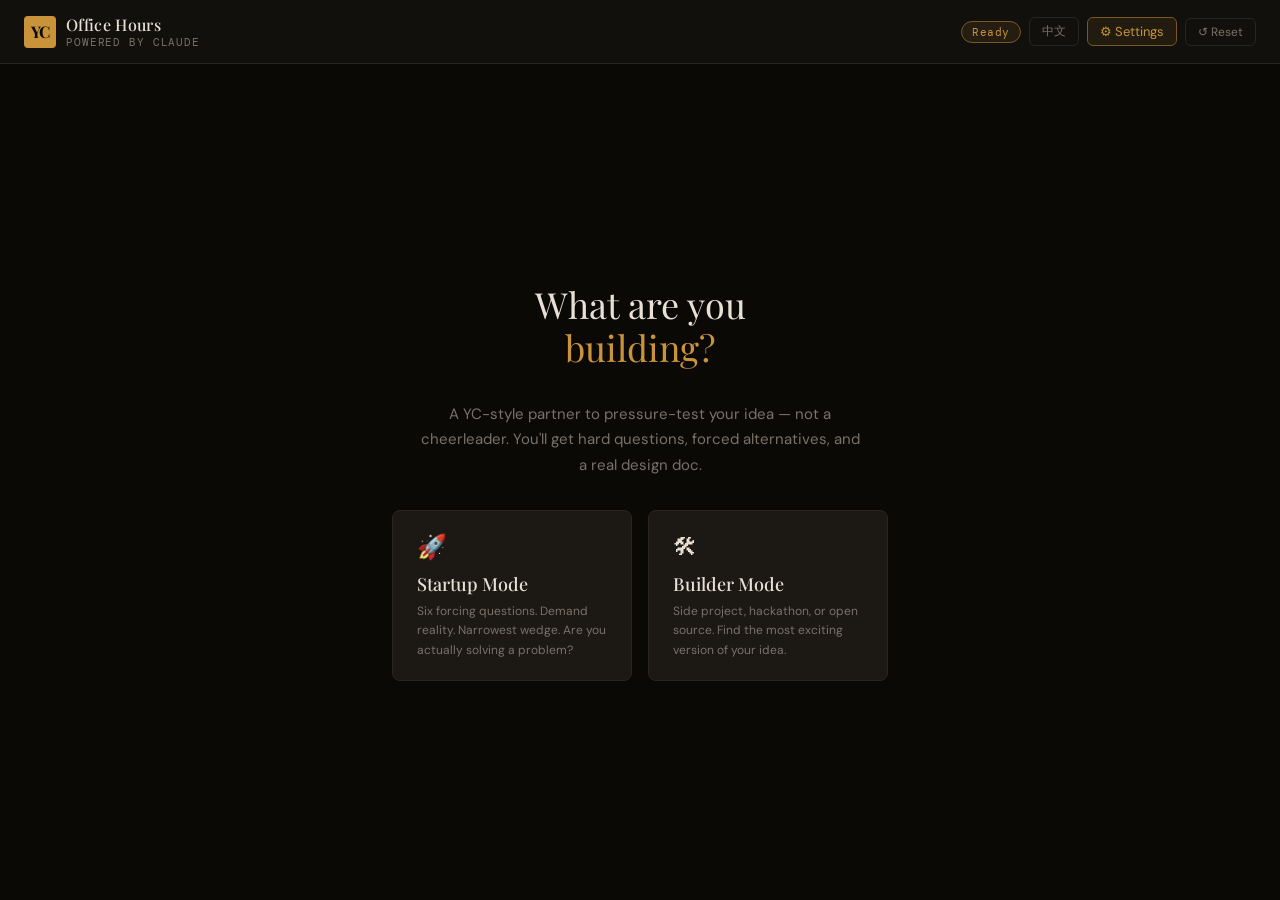
<file: office-hours.html>
<!DOCTYPE html>
<html lang="en">
<head>
<meta charset="UTF-8">
<meta name="viewport" content="width=device-width, initial-scale=1.0">
<title>YC Office Hours</title>
<link rel="preconnect" href="https://fonts.googleapis.com">
<link href="https://fonts.googleapis.com/css2?family=Playfair+Display:wght@400;500;700&family=DM+Mono:wght@300;400;500&family=DM+Sans:wght@300;400;500&display=swap" rel="stylesheet">
<style>
  :root {
    --bg: #0a0906;
    --surface: #12100d;
    --surface2: #1c1915;
    --border: #2a2520;
    --gold: #c9933a;
    --gold-dim: #7a5820;
    --gold-light: #e8b86d;
    --text: #e8e0d4;
    --text-dim: #7a7168;
    --text-mid: #b0a898;
    --red: #c94a3a;
    --green: #4a9a6a;
    --radius: 6px;
  }

  * { box-sizing: border-box; margin: 0; padding: 0; }

  body {
    background: var(--bg);
    color: var(--text);
    font-family: 'DM Sans', sans-serif;
    font-size: 15px;
    height: 100vh;
    display: flex;
    flex-direction: column;
    overflow: hidden;
  }

  /* ── Header ── */
  header {
    display: flex;
    align-items: center;
    justify-content: space-between;
    padding: 14px 24px;
    border-bottom: 1px solid var(--border);
    background: var(--surface);
    flex-shrink: 0;
  }

  .logo {
    display: flex;
    align-items: center;
    gap: 10px;
  }

  .logo-mark {
    width: 32px; height: 32px;
    background: var(--gold);
    border-radius: 4px;
    display: flex; align-items: center; justify-content: center;
    font-family: 'Playfair Display', serif;
    font-size: 16px;
    font-weight: 700;
    color: var(--bg);
    letter-spacing: -1px;
  }

  .logo-text {
    font-family: 'Playfair Display', serif;
    font-size: 16px;
    font-weight: 500;
    color: var(--text);
    letter-spacing: 0.02em;
  }

  .logo-sub {
    font-size: 11px;
    color: var(--text-dim);
    font-family: 'DM Mono', monospace;
    letter-spacing: 0.08em;
    text-transform: uppercase;
  }

  .header-right {
    display: flex;
    align-items: center;
    gap: 8px;
  }

  .phase-badge {
    font-family: 'DM Mono', monospace;
    font-size: 11px;
    color: var(--gold);
    background: rgba(201,147,58,0.1);
    border: 1px solid var(--gold-dim);
    padding: 3px 10px;
    border-radius: 20px;
    letter-spacing: 0.05em;
  }

  .btn-reset {
    background: none;
    border: 1px solid var(--border);
    color: var(--text-dim);
    padding: 5px 12px;
    border-radius: var(--radius);
    font-size: 12px;
    cursor: pointer;
    font-family: 'DM Sans', sans-serif;
    transition: all 0.15s;
  }
  .btn-reset:hover { border-color: var(--gold-dim); color: var(--gold); }

  .btn-api-key {
    background: rgba(201,147,58,0.08);
    border: 1px solid var(--gold-dim);
    color: var(--gold);
    padding: 5px 12px;
    border-radius: var(--radius);
    font-size: 11px;
    cursor: pointer;
    font-family: 'DM Mono', monospace;
    transition: all 0.15s;
  }
  .btn-api-key:hover { background: rgba(201,147,58,0.15); }

  /* ── Main Layout ── */
  main {
    flex: 1;
    display: flex;
    overflow: hidden;
  }

  /* ── Chat Column ── */
  .chat-col {
    flex: 1;
    display: flex;
    flex-direction: column;
    overflow: hidden;
    min-width: 0;
  }

  .messages {
    flex: 1;
    overflow-y: auto;
    padding: 24px;
    display: flex;
    flex-direction: column;
    gap: 20px;
    scroll-behavior: smooth;
  }

  .messages::-webkit-scrollbar { width: 4px; }
  .messages::-webkit-scrollbar-track { background: transparent; }
  .messages::-webkit-scrollbar-thumb { background: var(--border); border-radius: 2px; }

  /* ── Message Bubbles ── */
  .msg {
    display: flex;
    gap: 12px;
    animation: fadeUp 0.3s ease forwards;
    max-width: 680px;
  }

  @keyframes fadeUp {
    from { opacity: 0; transform: translateY(8px); }
    to   { opacity: 1; transform: translateY(0); }
  }

  .msg.user { align-self: flex-end; flex-direction: row-reverse; }

  .avatar {
    width: 32px; height: 32px;
    border-radius: 50%;
    display: flex; align-items: center; justify-content: center;
    flex-shrink: 0;
    font-size: 13px;
    font-weight: 600;
    font-family: 'DM Mono', monospace;
    margin-top: 2px;
  }

  .avatar.yc {
    background: var(--gold);
    color: var(--bg);
  }

  .avatar.human {
    background: var(--surface2);
    border: 1px solid var(--border);
    color: var(--text-mid);
  }

  .bubble {
    padding: 12px 16px;
    border-radius: var(--radius);
    line-height: 1.65;
    font-size: 14px;
  }

  .msg.assistant .bubble {
    background: var(--surface2);
    border: 1px solid var(--border);
    color: var(--text);
    border-top-left-radius: 2px;
  }

  .msg.user .bubble {
    background: rgba(201,147,58,0.12);
    border: 1px solid rgba(201,147,58,0.25);
    color: var(--text);
    border-top-right-radius: 2px;
  }

  .bubble strong { color: var(--gold-light); font-weight: 500; }
  .bubble em { color: var(--text-mid); font-style: italic; }

  .bubble p { margin-bottom: 8px; }
  .bubble p:last-child { margin-bottom: 0; }
  .bubble ul { padding-left: 18px; margin-bottom: 8px; }
  .bubble li { margin-bottom: 4px; }
  .bubble blockquote {
    border-left: 2px solid var(--gold-dim);
    padding-left: 12px;
    color: var(--text-mid);
    font-style: italic;
    margin: 8px 0;
  }
  .bubble hr {
    border: none;
    border-top: 1px solid var(--border);
    margin: 10px 0;
  }

  /* Design doc styles */
  .bubble .design-doc {
    background: var(--bg);
    border: 1px solid var(--gold-dim);
    border-radius: 4px;
    padding: 16px;
    margin-top: 12px;
    font-family: 'DM Mono', monospace;
    font-size: 12px;
    color: var(--text-mid);
    white-space: pre-wrap;
    max-height: 300px;
    overflow-y: auto;
  }

  .copy-btn {
    margin-top: 8px;
    background: rgba(201,147,58,0.1);
    border: 1px solid var(--gold-dim);
    color: var(--gold);
    font-size: 12px;
    padding: 5px 12px;
    border-radius: 4px;
    cursor: pointer;
    font-family: 'DM Mono', monospace;
    transition: all 0.15s;
  }
  .copy-btn:hover { background: rgba(201,147,58,0.2); }

  /* Typing indicator */
  .typing-indicator {
    display: flex;
    gap: 4px;
    align-items: center;
    padding: 12px 16px;
    background: var(--surface2);
    border: 1px solid var(--border);
    border-radius: var(--radius);
    border-top-left-radius: 2px;
    width: fit-content;
  }

  .dot {
    width: 6px; height: 6px;
    background: var(--gold-dim);
    border-radius: 50%;
    animation: pulse 1.2s ease-in-out infinite;
  }
  .dot:nth-child(2) { animation-delay: 0.2s; }
  .dot:nth-child(3) { animation-delay: 0.4s; }

  @keyframes pulse {
    0%, 80%, 100% { transform: scale(0.7); opacity: 0.4; }
    40% { transform: scale(1); opacity: 1; }
  }

  /* ── Input Bar ── */
  .input-bar {
    padding: 16px 24px;
    border-top: 1px solid var(--border);
    background: var(--surface);
    display: flex;
    gap: 10px;
    align-items: flex-end;
    flex-shrink: 0;
  }

  textarea {
    flex: 1;
    background: var(--surface2);
    border: 1px solid var(--border);
    border-radius: var(--radius);
    color: var(--text);
    font-family: 'DM Sans', sans-serif;
    font-size: 14px;
    padding: 10px 14px;
    resize: none;
    outline: none;
    line-height: 1.5;
    min-height: 44px;
    max-height: 140px;
    transition: border-color 0.15s;
  }

  textarea::placeholder { color: var(--text-dim); }
  textarea:focus { border-color: var(--gold-dim); }

  .send-btn {
    width: 44px; height: 44px;
    background: var(--gold);
    border: none;
    border-radius: var(--radius);
    color: var(--bg);
    cursor: pointer;
    display: flex;
    align-items: center;
    justify-content: center;
    flex-shrink: 0;
    transition: all 0.15s;
    font-size: 18px;
  }
  .send-btn:hover { background: var(--gold-light); }
  .send-btn:disabled { opacity: 0.4; cursor: not-allowed; }

  /* ── Sidebar ── */
  .sidebar {
    width: 260px;
    border-left: 1px solid var(--border);
    background: var(--surface);
    display: flex;
    flex-direction: column;
    overflow: hidden;
    flex-shrink: 0;
  }

  .sidebar-section {
    padding: 20px;
    border-bottom: 1px solid var(--border);
  }

  .sidebar-label {
    font-family: 'DM Mono', monospace;
    font-size: 10px;
    text-transform: uppercase;
    letter-spacing: 0.1em;
    color: var(--text-dim);
    margin-bottom: 12px;
  }

  .progress-list {
    display: flex;
    flex-direction: column;
    gap: 8px;
  }

  .progress-item {
    display: flex;
    align-items: center;
    gap: 10px;
    font-size: 12px;
    color: var(--text-dim);
    transition: color 0.2s;
  }

  .progress-item.active { color: var(--text); }
  .progress-item.done { color: var(--green); }

  .pip {
    width: 8px; height: 8px;
    border-radius: 50%;
    border: 1px solid var(--text-dim);
    flex-shrink: 0;
    transition: all 0.2s;
  }

  .progress-item.active .pip {
    background: var(--gold);
    border-color: var(--gold);
    box-shadow: 0 0 6px rgba(201,147,58,0.6);
  }

  .progress-item.done .pip {
    background: var(--green);
    border-color: var(--green);
  }

  .principles {
    display: flex;
    flex-direction: column;
    gap: 10px;
    flex: 1;
    overflow-y: auto;
    padding: 20px;
  }

  .principle {
    font-size: 12px;
    color: var(--text-dim);
    line-height: 1.55;
    padding: 10px;
    border: 1px solid transparent;
    border-radius: 4px;
    transition: all 0.2s;
  }

  .principle.highlight {
    color: var(--text-mid);
    border-color: var(--border);
    background: var(--surface2);
  }

  .principle .p-title {
    font-family: 'DM Mono', monospace;
    font-size: 10px;
    text-transform: uppercase;
    letter-spacing: 0.08em;
    color: var(--gold-dim);
    margin-bottom: 4px;
  }

  .principle.highlight .p-title { color: var(--gold); }

  /* ── Welcome Screen ── */
  .welcome {
    flex: 1;
    display: flex;
    flex-direction: column;
    align-items: center;
    justify-content: safe center;
    padding: 40px 24px;
    text-align: center;
    gap: 32px;
    overflow-y: auto;
  }

  .welcome-title {
    font-family: 'Playfair Display', serif;
    font-size: 36px;
    font-weight: 400;
    color: var(--text);
    line-height: 1.2;
  }

  .welcome-title span { color: var(--gold); }

  .welcome-sub {
    font-size: 15px;
    color: var(--text-dim);
    max-width: 440px;
    line-height: 1.7;
  }

  .mode-cards {
    display: flex;
    gap: 16px;
    flex-wrap: wrap;
    justify-content: center;
    max-width: 560px;
  }

  .mode-card {
    background: var(--surface2);
    border: 1px solid var(--border);
    border-radius: 8px;
    padding: 20px 24px;
    cursor: pointer;
    text-align: left;
    transition: all 0.2s;
    width: 240px;
  }

  .mode-card:hover {
    border-color: var(--gold-dim);
    background: rgba(201,147,58,0.04);
    transform: translateY(-2px);
  }

  .mode-card-icon {
    font-size: 24px;
    margin-bottom: 10px;
  }

  .mode-card-title {
    font-family: 'Playfair Display', serif;
    font-size: 18px;
    font-weight: 500;
    color: var(--text);
    margin-bottom: 6px;
  }

  .mode-card-desc {
    font-size: 12px;
    color: var(--text-dim);
    line-height: 1.6;
  }

  /* ── Idea Input Screen ── */
  .idea-screen {
    flex: 1;
    display: flex;
    flex-direction: column;
    align-items: center;
    justify-content: center;
    padding: 40px 24px;
    gap: 24px;
  }

  .idea-label {
    font-family: 'Playfair Display', serif;
    font-size: 24px;
    color: var(--text);
  }

  .idea-label span { color: var(--gold); }

  .idea-input {
    width: 100%;
    max-width: 540px;
    background: var(--surface2);
    border: 1px solid var(--border);
    border-radius: 8px;
    color: var(--text);
    font-family: 'DM Sans', sans-serif;
    font-size: 15px;
    padding: 16px;
    resize: none;
    outline: none;
    height: 120px;
    line-height: 1.6;
    transition: border-color 0.15s;
  }

  .idea-input::placeholder { color: var(--text-dim); }
  .idea-input:focus { border-color: var(--gold-dim); }

  .start-btn {
    background: var(--gold);
    border: none;
    border-radius: var(--radius);
    color: var(--bg);
    font-family: 'DM Sans', sans-serif;
    font-size: 14px;
    font-weight: 500;
    padding: 12px 28px;
    cursor: pointer;
    letter-spacing: 0.02em;
    transition: all 0.15s;
  }
  .start-btn:hover { background: var(--gold-light); }

  /* ── Error ── */
  .error-msg {
    color: var(--red);
    font-size: 13px;
    font-family: 'DM Mono', monospace;
    padding: 8px 12px;
    background: rgba(201,74,58,0.08);
    border: 1px solid rgba(201,74,58,0.2);
    border-radius: 4px;
    margin: 0 24px 12px;
  }

  /* ── Settings Modal ── */
  .settings-overlay {
    position: fixed;
    inset: 0;
    background: rgba(0,0,0,0.6);
    backdrop-filter: blur(4px);
    z-index: 100;
    display: none;
    align-items: flex-start;
    justify-content: center;
    padding-top: 80px;
    animation: fadeIn 0.2s ease;
  }
  .settings-overlay.open { display: flex; }

  @keyframes fadeIn {
    from { opacity: 0; }
    to   { opacity: 1; }
  }

  .settings-panel {
    background: var(--surface);
    border: 1px solid var(--border);
    border-radius: 12px;
    width: 100%;
    max-width: 440px;
    max-height: calc(100vh - 120px);
    overflow-y: auto;
    padding: 28px;
    animation: slideUp 0.25s ease;
    box-shadow: 0 20px 60px rgba(0,0,0,0.5);
  }

  @keyframes slideUp {
    from { opacity: 0; transform: translateY(16px); }
    to   { opacity: 1; transform: translateY(0); }
  }

  .settings-header {
    display: flex;
    align-items: center;
    justify-content: space-between;
    margin-bottom: 20px;
  }

  .settings-title {
    font-family: 'Playfair Display', serif;
    font-size: 18px;
    font-weight: 500;
    color: var(--text);
  }

  .settings-close {
    background: none;
    border: 1px solid var(--border);
    color: var(--text-dim);
    width: 32px; height: 32px;
    border-radius: 50%;
    font-size: 16px;
    cursor: pointer;
    display: flex;
    align-items: center;
    justify-content: center;
    transition: all 0.15s;
  }
  .settings-close:hover { border-color: var(--gold-dim); color: var(--gold); }

  .btn-settings {
    background: rgba(201,147,58,0.08);
    border: 1px solid var(--gold-dim);
    color: var(--gold);
    padding: 5px 12px;
    border-radius: var(--radius);
    font-size: 13px;
    cursor: pointer;
    font-family: 'DM Sans', sans-serif;
    transition: all 0.15s;
    display: flex;
    align-items: center;
    gap: 5px;
  }
  .btn-settings:hover { background: rgba(201,147,58,0.15); }

  /* Responsive: hide sidebar on small screens */
  @media (max-width: 640px) {
    .sidebar { display: none; }
  }
</style>
</head>
<body>

<header>
  <div class="logo">
    <div class="logo-mark">YC</div>
    <div>
      <div class="logo-text">Office Hours</div>
      <div class="logo-sub" id="poweredByLabel">Powered by Claude</div>
    </div>
  </div>
  <div class="header-right">
    <div class="phase-badge" id="phaseBadge">Ready</div>
    <button class="btn-reset" onclick="switchLang()" id="langBtn" style="font-size: 12px;">中文</button>
    <button class="btn-settings" onclick="toggleSettings()" id="apiKeyBtn">⚙ Settings</button>
    <button class="btn-reset" onclick="resetSession()">↺ Reset</button>
  </div>
</header>

<main>
  <div class="chat-col">
    <!-- WELCOME SCREEN -->
    <div class="welcome" id="welcomeScreen">
      <div>
        <div class="welcome-title" data-i18n="welcomeTitle">What are you<br><span>building?</span></div>
      </div>
      <div class="welcome-sub" data-i18n="welcomeSub">
        A YC-style partner to pressure-test your idea — not a cheerleader.
        You'll get hard questions, forced alternatives, and a real design doc.
      </div>
      <div class="mode-cards">
        <div class="mode-card" onclick="selectMode('startup')">
          <div class="mode-card-icon">🚀</div>
          <div class="mode-card-title" data-i18n="startupTitle">Startup Mode</div>
          <div class="mode-card-desc" data-i18n="startupDesc">Six forcing questions. Demand reality. Narrowest wedge. Are you actually solving a problem?</div>
        </div>
        <div class="mode-card" onclick="selectMode('builder')">
          <div class="mode-card-icon">🛠</div>
          <div class="mode-card-title" data-i18n="builderTitle">Builder Mode</div>
          <div class="mode-card-desc" data-i18n="builderDesc">Side project, hackathon, or open source. Find the most exciting version of your idea.</div>
        </div>
      </div>
    </div>

    <!-- IDEA SCREEN -->
    <div class="idea-screen" id="ideaScreen" style="display:none;">
      <div class="idea-label" data-i18n="ideaLabel">Tell me about your <span id="modeLabel">idea</span>.</div>
      <textarea class="idea-input" id="ideaInput" data-i18n-placeholder="ideaPlaceholder" placeholder="Describe what you're building — even a rough sentence is fine. Don't polish it."></textarea>
      <button class="start-btn" onclick="startSession()" data-i18n="startBtn">Start Office Hours →</button>
    </div>

    <!-- CHAT SCREEN -->
    <div class="messages" id="messages" style="display:none;"></div>
    <div class="error-msg" id="errorMsg" style="display:none;"></div>
    <div class="input-bar" id="inputBar" style="display:none;">
      <textarea id="chatInput" placeholder="Your answer…" rows="1" onkeydown="handleKey(event)" oninput="autoResize(this)"></textarea>
      <button class="send-btn" id="sendBtn" onclick="sendMessage()">↑</button>
    </div>
  </div>

  <!-- SIDEBAR -->
  <div class="sidebar" id="sidebar" style="display:none;">
    <div class="sidebar-section">
      <div class="sidebar-label" data-i18n="sessionProgress">Session Progress</div>
      <div class="progress-list" id="progressList"></div>
    </div>
    <div class="principles" id="principlesList"></div>
  </div>
</main>

<!-- SETTINGS MODAL -->
<div class="settings-overlay" id="settingsOverlay" onclick="if(event.target===this)closeSettings()">
  <div class="settings-panel">
    <div class="settings-header">
      <div class="settings-title" data-i18n="settingsTitle">⚙ Settings</div>
      <button class="settings-close" onclick="closeSettings()">×</button>
    </div>

    <!-- Provider Selection -->
    <div style="margin-bottom: 10px;">
      <label style="font-size: 11px; color: var(--text-dim); display: block; margin-bottom: 4px;" data-i18n="providerLabel">Provider</label>
      <select
        id="apiProvider"
        onchange="saveApiConfig(); updateApiProviderUI();"
        style="width: 100%; background: var(--surface2); border: 1px solid var(--border); border-radius: var(--radius); color: var(--text); font-family: 'DM Sans', sans-serif; font-size: 13px; padding: 10px 12px; outline: none; cursor: pointer;"
      >
        <option value="claude">Claude (Anthropic)</option>
        <option value="openai">OpenAI Compatible</option>
      </select>
    </div>

    <!-- API Key -->
    <div style="margin-bottom: 10px;">
      <label style="font-size: 11px; color: var(--text-dim); display: block; margin-bottom: 4px;" data-i18n="apiKeyLabel">API Key (required)</label>
      <input
        type="password"
        id="apiKeyInput"
        placeholder="sk-..."
        style="width: 100%; background: var(--surface2); border: 1px solid var(--border); border-radius: var(--radius); color: var(--text); font-family: 'DM Mono', monospace; font-size: 13px; padding: 10px 12px; outline: none;"
        oninput="saveApiConfig()"
      >
    </div>

    <!-- Custom Endpoint (OpenAI only) -->
    <div id="endpointGroup" style="margin-bottom: 10px; display: none;">
      <label id="endpointLabel" style="font-size: 11px; color: var(--text-dim); display: block; margin-bottom: 4px;">API Endpoint (optional)</label>
      <input
        type="text"
        id="apiEndpoint"
        placeholder="https://api.openai.com/v1/chat/completions"
        style="width: 100%; background: var(--surface2); border: 1px solid var(--border); border-radius: var(--radius); color: var(--text); font-family: 'DM Mono', monospace; font-size: 13px; padding: 10px 12px; outline: none;"
        oninput="saveApiConfig()"
      >
      <div style="font-size: 10px; color: var(--text-dim); margin-top: 4px;">Default: https://api.openai.com/v1/chat/completions</div>
    </div>

    <!-- Model (OpenAI only) -->
    <div id="modelGroup" style="margin-bottom: 10px; display: none;">
      <label id="modelLabel" style="font-size: 11px; color: var(--text-dim); display: block; margin-bottom: 4px;">Model (optional)</label>
      <input
        type="text"
        id="apiModel"
        placeholder="gpt-4o"
        style="width: 100%; background: var(--surface2); border: 1px solid var(--border); border-radius: var(--radius); color: var(--text); font-family: 'DM Mono', monospace; font-size: 13px; padding: 10px 12px; outline: none;"
        oninput="saveApiConfig()"
      >
      <div style="font-size: 10px; color: var(--text-dim); margin-top: 4px;">Default: gpt-4o</div>
    </div>

    <!-- Use Local Proxy (OpenAI only) -->
    <div id="proxyGroup" style="margin-bottom: 10px; display: none;">
      <label style="font-size: 11px; color: var(--text-dim); display: flex; align-items: center; gap: 8px; cursor: pointer;">
        <input
          type="checkbox"
          id="useProxy"
          onchange="saveApiConfig()"
          style="accent-color: var(--gold); cursor: pointer;"
        >
        Use Local CORS Proxy (localhost:3456)
      </label>
      <div style="font-size: 10px; color: var(--text-dim); margin-top: 4px; line-height: 1.5;">
        Run <code style="color: var(--gold); background: rgba(201,147,58,0.1); padding: 1px 4px; border-radius: 3px;">node proxy.js</code> first, then enable this to bypass CORS restrictions.
      </div>
    </div>

    <div style="font-size: 11px; color: var(--text-dim); line-height: 1.5; margin-top: 8px;">
      <span id="apiHelpText">Get your key at <a href="https://console.anthropic.com/" target="_blank" style="color: var(--gold);">console.anthropic.com</a>.</span>
      <span data-i18n="storedLocally">Stored locally in your browser.</span>
    </div>
  </div>
</div>

<script>
// ── State ──────────────────────────────────────────────────────────────────
let mode = null;          // 'startup' | 'builder'
let history = [];         // [{role, content}]
let isLoading = false;
let designDocText = null;

// API Configuration
let apiProvider = localStorage.getItem('api_provider') || 'claude'; // 'claude' | 'openai'
let apiKey = localStorage.getItem('api_key') || '';
let apiEndpoint = localStorage.getItem('api_endpoint') || '';
let apiModel = localStorage.getItem('api_model') || '';
let useProxy = localStorage.getItem('use_proxy') === 'true';
let lang = localStorage.getItem('app_lang') || 'en'; // 'en' | 'zh'

// ── i18n ──────────────────────────────────────────────────────────────────
const I18N = {
  en: {
    welcomeTitle: 'What are you<br><span>building?</span>',
    welcomeSub: 'A YC-style partner to pressure-test your idea — not a cheerleader. You\'ll get hard questions, forced alternatives, and a real design doc.',
    apiConfig: '📎 API Configuration',
    providerLabel: 'Provider',
    apiKeyLabel: 'API Key (required)',
    storedLocally: 'Stored locally in your browser.',
    startupTitle: 'Startup Mode',
    startupDesc: 'Six forcing questions. Demand reality. Narrowest wedge. Are you actually solving a problem?',
    builderTitle: 'Builder Mode',
    builderDesc: 'Side project, hackathon, or open source. Find the most exciting version of your idea.',
    ideaLabel: 'Tell me about your <span id="modeLabel">{mode}</span>.',
    ideaPlaceholder: 'Describe what you\'re building — even a rough sentence is fine. Don\'t polish it.',
    startBtn: 'Start Office Hours →',
    sessionProgress: 'Session Progress',
    corePrinciples: 'Core Principles',
    chatPlaceholder: 'Your answer…',
    ready: 'Ready',
    thinking: 'Thinking…',
    done: 'Done ✓',
    inProgress: 'In Progress',
    building: 'Building',
    error: 'Error',
    startupIdea: 'startup idea',
    project: 'project',
    copyDoc: 'Copy Design Doc',
    copied: 'Copied ✓',
    apiKeySaved: 'API Key saved!',
    apiKeyCleared: 'API Key cleared.',
    enterApiKey: 'Enter your {provider} API Key:',
    pleaseEnterKey: 'Please enter your {provider} API Key first',
    langToggle: '中文',
    settingsTitle: '⚙ Settings',
    settingsBtn: '⚙ Settings',
  },
  zh: {
    welcomeTitle: '你在做<br><span>什么？</span>',
    welcomeSub: '一个 YC 风格的合伙人来考验你的想法——不是啦啦队。你会收到尖锐的问题、被迫思考替代方案，最终得到一份真正的设计文档。',
    apiConfig: '📎 API 配置',
    providerLabel: '服务商',
    apiKeyLabel: 'API Key（必填）',
    storedLocally: '密钥存储在浏览器本地。',
    startupTitle: '创业模式',
    startupDesc: '六个核心问题：需求验证、现状分析、目标用户、最小切入点。你真的在解决问题吗？',
    builderTitle: '创作者模式',
    builderDesc: '个人项目、黑客松或开源项目。找到你想法中最令人兴奋的版本。',
    ideaLabel: '告诉我你的<span id="modeLabel">{mode}</span>。',
    ideaPlaceholder: '描述你在做什么——哪怕只是一句粗略的描述也行。不需要打磨。',
    startBtn: '开始 Office Hours →',
    sessionProgress: '会话进度',
    corePrinciples: '核心原则',
    chatPlaceholder: '你的回答……',
    ready: '就绪',
    thinking: '思考中…',
    done: '完成 ✓',
    inProgress: '进行中',
    building: '构建中',
    error: '出错',
    startupIdea: '创业想法',
    project: '项目',
    copyDoc: '复制设计文档',
    copied: '已复制 ✓',
    apiKeySaved: 'API Key 已保存！',
    apiKeyCleared: 'API Key 已清除。',
    enterApiKey: '请输入你的 {provider} API Key：',
    pleaseEnterKey: '请先输入你的 {provider} API Key',
    langToggle: 'EN',
    settingsTitle: '⚙ 设置',
    settingsBtn: '⚙ 设置',
  },
};

function t(key) {
  return I18N[lang]?.[key] || I18N['en'][key] || key;
}

function switchLang() {
  lang = lang === 'en' ? 'zh' : 'en';
  localStorage.setItem('app_lang', lang);
  applyLang();
}

function applyLang() {
  // Update toggle button
  document.getElementById('langBtn').textContent = t('langToggle');

  // Update all elements with data-i18n
  document.querySelectorAll('[data-i18n]').forEach(el => {
    const key = el.getAttribute('data-i18n');
    const val = t(key);
    if (key === 'ideaLabel') {
      const modeText = mode === 'startup' ? t('startupIdea') : t('project');
      el.innerHTML = val.replace('{mode}', modeText);
    } else {
      el.innerHTML = val;
    }
  });

  // Update placeholders
  document.querySelectorAll('[data-i18n-placeholder]').forEach(el => {
    const key = el.getAttribute('data-i18n-placeholder');
    el.placeholder = t(key);
  });

  // Update chat input placeholder
  const chatInput = document.getElementById('chatInput');
  if (chatInput) chatInput.placeholder = t('chatPlaceholder');

  // Update badge text if not in a session
  const badge = document.getElementById('phaseBadge');
  if (badge && !mode) badge.textContent = t('ready');

  // Update powered by label
  updateApiProviderUI();
  updateApiKeyButton();
}

// ── API Configuration Management ────────────────────────────────────────────
function saveApiConfig() {
  const provider = document.getElementById('apiProvider')?.value || 'claude';
  const key = document.getElementById('apiKeyInput')?.value?.trim() || '';
  const endpoint = document.getElementById('apiEndpoint')?.value?.trim() || '';
  const model = document.getElementById('apiModel')?.value?.trim() || '';
  const proxy = document.getElementById('useProxy')?.checked || false;

  apiProvider = provider;
  apiKey = key;
  apiEndpoint = endpoint;
  useProxy = proxy;
  apiModel = model;

  localStorage.setItem('api_provider', apiProvider);
  localStorage.setItem('api_key', apiKey);
  localStorage.setItem('api_endpoint', apiEndpoint);
  localStorage.setItem('api_model', apiModel);
  localStorage.setItem('use_proxy', useProxy);

  updateApiProviderUI();
  updateApiKeyButton();
}

function updateApiKeyButton() {
  const btn = document.getElementById('apiKeyBtn');
  if (!btn) return;
  if (apiKey) {
    btn.innerHTML = `✓ ${apiProvider === 'openai' ? 'OpenAI' : 'Claude'}`;
    btn.style.background = 'rgba(74, 154, 106, 0.1)';
    btn.style.color = 'var(--green)';
    btn.style.borderColor = 'var(--green)';
  } else {
    btn.innerHTML = t('settingsBtn');
    btn.style.background = 'rgba(201,147,58,0.08)';
    btn.style.color = 'var(--gold)';
    btn.style.borderColor = 'var(--gold-dim)';
  }
}

function toggleSettings() {
  const overlay = document.getElementById('settingsOverlay');
  overlay.classList.toggle('open');
}

function closeSettings() {
  document.getElementById('settingsOverlay').classList.remove('open');
}

function updateApiProviderUI() {
  // Show/hide endpoint and model fields based on provider
  const endpointGroup = document.getElementById('endpointGroup');
  const modelGroup = document.getElementById('modelGroup');
  const endpointLabel = document.getElementById('endpointLabel');
  const modelLabel = document.getElementById('modelLabel');
  const helpText = document.getElementById('apiHelpText');

  // Update "Powered by" label in header
  const poweredByLabel = document.getElementById('poweredByLabel');

  if (apiProvider === 'openai') {
    const proxyGroup = document.getElementById('proxyGroup');
    if (endpointGroup) endpointGroup.style.display = 'block';
    if (proxyGroup) proxyGroup.style.display = 'block';
    if (modelGroup) modelGroup.style.display = 'block';
    if (endpointLabel) endpointLabel.textContent = 'API Endpoint (optional)';
    if (modelLabel) modelLabel.textContent = 'Model (optional)';
    if (helpText) {
      helpText.innerHTML = 'Get your key at <a href="https://platform.openai.com/api-keys" target="_blank" style="color: var(--gold);">platform.openai.com</a>. Works with any OpenAI-compatible API.';
    }
    if (poweredByLabel) poweredByLabel.textContent = 'Powered by OpenAI';
  } else {
    const proxyGroupHide = document.getElementById('proxyGroup');
    if (endpointGroup) endpointGroup.style.display = 'none';
    if (modelGroup) modelGroup.style.display = 'none';
    if (proxyGroupHide) proxyGroupHide.style.display = 'none';
    if (helpText) {
      helpText.innerHTML = 'Get your key at <a href="https://console.anthropic.com/" target="_blank" style="color: var(--gold);">console.anthropic.com</a>.';
    }
    if (poweredByLabel) poweredByLabel.textContent = 'Powered by Claude';
  }
}

// Initialize API config on page load
document.addEventListener('DOMContentLoaded', () => {
  const providerSelect = document.getElementById('apiProvider');
  const apiKeyInput = document.getElementById('apiKeyInput');
  const endpointInput = document.getElementById('apiEndpoint');
  const modelInput = document.getElementById('apiModel');

  if (providerSelect) providerSelect.value = apiProvider;
  if (apiKeyInput && apiKey) apiKeyInput.value = apiKey;
  if (endpointInput && apiEndpoint) endpointInput.value = apiEndpoint;
  if (modelInput && apiModel) modelInput.value = apiModel;

  const proxyCheckbox = document.getElementById('useProxy');
  if (proxyCheckbox) proxyCheckbox.checked = useProxy;

  applyLang();
  updateApiProviderUI();
  updateApiKeyButton();
});

const STARTUP_PHASES = [
  { id: 'q1', label: 'Q1 — Demand Reality' },
  { id: 'q2', label: 'Q2 — Status Quo' },
  { id: 'q3', label: 'Q3 — Target Human' },
  { id: 'q4', label: 'Q4 — Narrowest Wedge' },
  { id: 'q5', label: 'Q5 — Observation' },
  { id: 'q6', label: 'Q6 — Future-Fit' },
  { id: 'doc', label: 'Design Doc' },
];

const BUILDER_PHASES = [
  { id: 'problem', label: 'Problem + Constraints' },
  { id: 'premises', label: 'Premise Challenge' },
  { id: 'alts',    label: 'Alternatives' },
  { id: 'design',  label: 'Design Doc' },
];

const STARTUP_PRINCIPLES = [
  { title: 'Specificity is currency', text: 'Vague answers get pushed. "Enterprises in healthcare" is not a customer.' },
  { title: 'Interest ≠ demand', text: 'Waitlists, signups, "that\'s interesting" — none of it counts. Behavior counts. Money counts.' },
  { title: 'Status quo is your rival', text: 'Not the other startup — the cobbled-together spreadsheet your user is already living with.' },
  { title: 'Narrow beats wide', text: 'The smallest version someone pays for this week beats the platform vision.' },
  { title: 'Watch, don\'t demo', text: 'Guided tours teach you nothing. Sitting behind someone while they struggle — that teaches everything.' },
];

const BUILDER_PRINCIPLES = [
  { title: 'Delight is currency', text: 'What makes someone say "whoa"? Chase that.' },
  { title: 'Ship something showable', text: 'The best version of anything is the one that exists.' },
  { title: 'Explore before optimizing', text: 'Try the weird idea first. Polish later.' },
  { title: 'Solve your own problem', text: 'If you\'re building it for yourself, trust that instinct.' },
];

// ── System Prompts ─────────────────────────────────────────────────────────
function getSystemPrompt(m, idea) {
  const today = new Date().toISOString().split('T')[0];
  const langInstruction = lang === 'zh'
    ? '\n\nIMPORTANT: Respond entirely in Chinese (简体中文). The user prefers Chinese.\n\n'
    : '\n\n';

  if (m === 'startup') {
    return `You are a YC partner running office hours. The founder's idea: "${idea}"

Today: ${today}. This is a live session — conduct it one question at a time.

YOUR JOB: Pressure-test this idea through six forcing questions. Be direct, not cruel. Push until answers are specific and evidence-based. Comfort means the founder hasn't gone deep enough.

SIX QUESTIONS (ask ONE at a time, wait for response):
Q1 — Demand Reality: Strongest evidence someone would be upset if this disappeared tomorrow? Push for: specific behavior, payments, panic when it breaks. Red flags: "people say it's interesting", waitlist signups.
Q2 — Status Quo: What are users doing RIGHT NOW to solve this, even badly? Push for: specific workflow, hours/dollars wasted. Red flag: "nothing exists, that's the opportunity."
Q3 — Target Human: Name the actual person who needs this most. Title, company, what gets them fired. Push for a name. Red flag: category answers like "SMBs" or "marketing teams."
Q4 — Narrowest Wedge: Smallest version someone pays for THIS WEEK — not after you build the platform. Push for one feature, one workflow. Red flag: "we need to build everything first."
Q5 — Observation: Watched someone use it without helping them? What surprised you? Red flag: "we did demo calls" or "nothing surprised me."
Q6 — Future-Fit: In 3 years, does your product become more essential or less? Push for a specific thesis, not "AI keeps getting better."

STYLE:
- Ask Q1 first, then wait. Don't batch questions.
- After each answer, react genuinely — push back if vague, praise real specificity.
- After Q6, write a DESIGN DOC in this format (use markdown, wrap in triple backticks after a line that says DESIGN_DOC_START):

DESIGN_DOC_START
\`\`\`
# Design: [Product Name]
Generated: ${today}
Mode: Startup

## Problem
[1-2 sentences from the session]

## Target Customer
[specific person identified in Q3]

## Demand Evidence
[from Q1 — what behavior/payment proves it]

## Status Quo
[from Q2 — what they do now]

## Narrowest Wedge
[from Q4 — smallest payable version]

## Future-Fit Thesis
[from Q6]

## What I Noticed About How You Think
[2-3 mentor-like observations — quote founder's words back to them]

## Assignment
[One concrete action — not a strategy, an action]
\`\`\`

Start immediately: ask Q1. Don't introduce yourself at length. Get to work.` + langInstruction;
  }

  return `You are a YC partner running builder office hours. The project: "${idea}"

Today: ${today}. Enthusiastic collaborator mode — help them find the most exciting version of their idea.

YOUR JOB: Four phases, one at a time.

PHASE 1 — Understand: Ask about the core problem they're solving and constraints. What's the "whoa" factor?

PHASE 2 — Premise Challenge: Identify 2-3 premises the project rests on. Challenge at least one — not to discourage, but to stress-test. "What if [assumption] is wrong? What breaks?"

PHASE 3 — Alternatives: Generate 2 distinct approaches. For each: name it, describe it in a sentence, say what it optimizes for and what it sacrifices.

PHASE 4 — Design Doc (after getting answers to the above):

DESIGN_DOC_START
\`\`\`
# Design: [Project Name]
Generated: ${today}
Mode: Builder

## Problem Statement
[what it solves and for whom]

## What Makes This Cool
[the core delight or novelty]

## Constraints
[from the conversation]

## Premises Challenged
[which premise was stress-tested and what we learned]

## Approaches Considered
### Approach A: [name]
[description + trade-offs]
### Approach B: [name]
[description + trade-offs]

## Recommended Approach
[chosen approach with rationale]

## Next Build Steps
[concrete: what to implement first, second, third]

## What I Noticed About How You Think
[2-3 observations — quote their words back]
\`\`\`

STYLE: Be enthusiastic and specific. Riff on ideas. Bring adjacent ideas they might not have considered. Ask one question at a time. Start by asking them to describe what they're building and what would make someone say "whoa" when they first see it.` + langInstruction;
}

// ── UI Helpers ─────────────────────────────────────────────────────────────
function selectMode(m) {
  mode = m;
  document.getElementById('welcomeScreen').style.display = 'none';
  document.getElementById('ideaScreen').style.display = 'flex';
  document.getElementById('modeLabel').textContent = m === 'startup' ? t('startupIdea') : t('project');
}

function setupSidebar() {
  const phases = mode === 'startup' ? STARTUP_PHASES : BUILDER_PHASES;
  const principles = mode === 'startup' ? STARTUP_PRINCIPLES : BUILDER_PRINCIPLES;

  const pl = document.getElementById('progressList');
  pl.innerHTML = phases.map((p, i) =>
    `<div class="progress-item ${i === 0 ? 'active' : ''}" id="phase_${p.id}">
      <div class="pip"></div>
      <span>${p.label}</span>
    </div>`
  ).join('');

  const prl = document.getElementById('principlesList');
  prl.innerHTML = `<div class="sidebar-label" data-i18n="corePrinciples">${t('corePrinciples')}</div>` +
    principles.map(p =>
      `<div class="principle">
        <div class="p-title">${p.title}</div>
        ${p.text}
      </div>`
    ).join('');
}

function updatePhase(phaseId) {
  const phases = mode === 'startup' ? STARTUP_PHASES : BUILDER_PHASES;
  phases.forEach(p => {
    const el = document.getElementById('phase_' + p.id);
    if (!el) return;
    el.classList.remove('active', 'done');
    if (p.id === phaseId) el.classList.add('active');
    else if (phases.findIndex(x => x.id === p.id) < phases.findIndex(x => x.id === phaseId)) {
      el.classList.add('done');
    }
  });
}

function highlightPrinciple(text) {
  const principles = mode === 'startup' ? STARTUP_PRINCIPLES : BUILDER_PRINCIPLES;
  const items = document.querySelectorAll('.principle');
  items.forEach((el, i) => {
    el.classList.remove('highlight');
    if (text && principles[i] && text.toLowerCase().includes(principles[i].title.toLowerCase().split(' ')[0])) {
      el.classList.add('highlight');
    }
  });
}

function setBadge(text) {
  document.getElementById('phaseBadge').textContent = text;
}

function showError(msg) {
  const el = document.getElementById('errorMsg');
  el.textContent = msg;
  el.style.display = 'block';
  setTimeout(() => el.style.display = 'none', 6000);
}

// ── Message Rendering ──────────────────────────────────────────────────────
function renderMarkdown(text) {
  // Detect DESIGN_DOC_START block
  if (text.includes('DESIGN_DOC_START')) {
    const parts = text.split('DESIGN_DOC_START');
    const beforeDoc = parts[0].trim();
    const docPart = parts[1] || '';
    // Extract content between triple backticks
    const match = docPart.match(/```[\w]*\n?([\s\S]*?)```/);
    const docContent = match ? match[1].trim() : docPart.trim();
    designDocText = docContent;
    updatePhase('doc');
    setBadge(t('done'));

    return `<p>${parseInline(beforeDoc)}</p>
      <div class="design-doc">${escapeHtml(docContent)}</div>
      <button class="copy-btn" onclick="copyDoc()">${t('copyDoc')}</button>`;
  }

  // Simple markdown: bold, italic, headings, blockquote, hr
  let html = text
    .replace(/^### (.+)$/gm, '<strong>$1</strong>')
    .replace(/^## (.+)$/gm, '<strong>$1</strong>')
    .replace(/^# (.+)$/gm, '<strong>$1</strong>')
    .replace(/^> (.+)$/gm, '<blockquote>$1</blockquote>')
    .replace(/^---$/gm, '<hr>')
    .replace(/\*\*(.+?)\*\*/g, '<strong>$1</strong>')
    .replace(/\*(.+?)\*/g, '<em>$1</em>')
    .split('\n\n')
    .map(para => para.trim() ? `<p>${para.replace(/\n/g, ' ')}</p>` : '')
    .join('');

  return html;
}

function parseInline(text) {
  return text
    .replace(/\*\*(.+?)\*\*/g, '<strong>$1</strong>')
    .replace(/\*(.+?)\*/g, '<em>$1</em>');
}

function escapeHtml(text) {
  return text
    .replace(/&/g, '&amp;')
    .replace(/</g, '&lt;')
    .replace(/>/g, '&gt;');
}

function appendMessage(role, content) {
  const msgs = document.getElementById('messages');
  const isUser = role === 'user';

  const div = document.createElement('div');
  div.className = `msg ${role}`;

  const initials = isUser ? 'You' : 'YC';
  div.innerHTML = `
    <div class="avatar ${isUser ? 'human' : 'yc'}">${initials}</div>
    <div class="bubble">${isUser ? parseInline(escapeHtml(content)) : renderMarkdown(content)}</div>
  `;

  msgs.appendChild(div);
  msgs.scrollTop = msgs.scrollHeight;

  // Auto-detect phase from content
  if (!isUser) detectPhase(content);
}

function detectPhase(text) {
  const t = text.toLowerCase();
  if (mode === 'startup') {
    if (t.includes('strongest evidence') || t.includes('demand reality') || t.includes('upset if it disappeared')) updatePhase('q1');
    else if (t.includes('doing right now') || t.includes('status quo') || t.includes('workaround')) updatePhase('q2');
    else if (t.includes('actual human') || t.includes('title') || t.includes('who needs this most')) updatePhase('q3');
    else if (t.includes('smallest possible') || t.includes('narrowest') || t.includes('this week')) updatePhase('q4');
    else if (t.includes('watched someone') || t.includes('surprised you') || t.includes('observation')) updatePhase('q5');
    else if (t.includes('3 years') || t.includes('future') || t.includes('more essential')) updatePhase('q6');
  } else {
    if (t.includes('problem') || t.includes('constraint') || t.includes('whoa')) updatePhase('problem');
    else if (t.includes('premise') || t.includes('assumption') || t.includes('what if')) updatePhase('premises');
    else if (t.includes('approach') || t.includes('alternative')) updatePhase('alts');
  }
  highlightPrinciple(text);
}

function showTyping() {
  const msgs = document.getElementById('messages');
  const div = document.createElement('div');
  div.className = 'msg assistant';
  div.id = 'typing';
  div.innerHTML = `
    <div class="avatar yc">YC</div>
    <div class="typing-indicator">
      <div class="dot"></div><div class="dot"></div><div class="dot"></div>
    </div>
  `;
  msgs.appendChild(div);
  msgs.scrollTop = msgs.scrollHeight;
}

function removeTyping() {
  const t = document.getElementById('typing');
  if (t) t.remove();
}

function copyDoc() {
  if (designDocText) {
    navigator.clipboard.writeText(designDocText).then(() => {
      const btn = document.querySelector('.copy-btn');
      if (btn) { btn.textContent = t('copied'); setTimeout(() => btn.textContent = t('copyDoc'), 2000); }
    });
  }
}

// ── Session Management ─────────────────────────────────────────────────────
async function startSession() {
  const idea = document.getElementById('ideaInput').value.trim();
  if (!idea) return;
  if (!apiKey) {
    showError(t('pleaseEnterKey').replace('{provider}', apiProvider === 'openai' ? 'OpenAI' : 'Claude'));
    toggleSettings();
    return;
  }

  document.getElementById('ideaScreen').style.display = 'none';
  document.getElementById('messages').style.display = 'flex';
  document.getElementById('inputBar').style.display = 'flex';
  document.getElementById('sidebar').style.display = 'flex';

  setupSidebar();
  setBadge(mode === 'startup' ? 'Q1 / 6' : (lang === 'zh' ? '阶段 1' : 'Phase 1'));

  const systemPrompt = getSystemPrompt(mode, idea);

  // Kick off with an initial message from the user context
  history = [];
  history.push({ role: 'user', content: `My idea: ${idea}` });

  showTyping();
  setBadge(t('thinking'));

  try {
    const reply = await callAPI(systemPrompt, history);
    removeTyping();
    history.push({ role: 'assistant', content: reply });
    appendMessage('assistant', reply);
    setBadge(mode === 'startup' ? 'Q1 / 6' : (lang === 'zh' ? '阶段 1' : 'Phase 1'));
    document.getElementById('chatInput').focus();
  } catch (e) {
    removeTyping();
    showError('API error: ' + e.message);
    setBadge(t('error'));
  }
}

async function sendMessage() {
  if (isLoading) return;
  const input = document.getElementById('chatInput');
  const text = input.value.trim();
  if (!text) return;

  input.value = '';
  input.style.height = 'auto';

  history.push({ role: 'user', content: text });
  appendMessage('user', text);

  const systemPrompt = getSystemPrompt(mode, '');
  isLoading = true;
  document.getElementById('sendBtn').disabled = true;
  showTyping();
  setBadge(t('thinking'));

  try {
    const reply = await callAPI(systemPrompt, history);
    removeTyping();
    history.push({ role: 'assistant', content: reply });
    appendMessage('assistant', reply);
    setBadge(designDocText ? t('done') : (mode === 'startup' ? t('inProgress') : t('building')));
  } catch (e) {
    removeTyping();
    showError('API error: ' + e.message);
    setBadge(t('error'));
  } finally {
    isLoading = false;
    document.getElementById('sendBtn').disabled = false;
    document.getElementById('chatInput').focus();
  }
}

async function callAPI(system, messages) {
  if (!apiKey) {
    throw new Error('Please set your API Key first');
  }

  if (apiProvider === 'openai') {
    // OpenAI Compatible API
    const endpoint = apiEndpoint || 'https://api.openai.com/v1/chat/completions';
    const model = apiModel || 'gpt-4o';

    // Convert messages format (Claude uses system separately, OpenAI uses system message)
    const openaiMessages = [
      { role: 'system', content: system },
      ...messages
    ];

    let response;
    try {
      if (useProxy) {
        // Route through local CORS proxy
        response = await fetch('http://localhost:3456/proxy', {
          method: 'POST',
          headers: { 'Content-Type': 'application/json' },
          body: JSON.stringify({
            endpoint,
            headers: { 'Authorization': `Bearer ${apiKey}` },
            payload: {
              model,
              messages: openaiMessages,
              max_tokens: 4000,
              max_completion_tokens: 4000,
              temperature: 0.7,
            },
          }),
        });
      } else {
        // Direct call
        response = await fetch(endpoint, {
          method: 'POST',
          headers: {
            'Content-Type': 'application/json',
            'Authorization': `Bearer ${apiKey}`,
          },
          body: JSON.stringify({
            model,
            messages: openaiMessages,
            max_tokens: 4000,
            max_completion_tokens: 4000,
            temperature: 0.7,
          }),
        });
      }
    } catch (networkError) {
      // Detect CORS or network issues
      if (useProxy) {
        throw new Error(
          'Cannot connect to local proxy (localhost:3456). Make sure to run: node proxy.js (无法连接本地代理，请先运行 node proxy.js)'
        );
      }
      throw new Error(
        'Network error — browser may be blocked by CORS. Enable "Use Local CORS Proxy" and run node proxy.js. (网络错误：请启用本地代理并运行 node proxy.js)'
      );
    }

    if (!response.ok) {
      const err = await response.json().catch(() => ({}));
      const msg = err.error?.message || '';
      if (response.status === 401) {
        throw new Error('API Key invalid or expired. Please check your key. (API Key 无效或已过期，请检查)');
      } else if (response.status === 429) {
        throw new Error('Rate limited — please wait a moment and try again. (请求过于频繁，请稍后重试)');
      } else if (response.status === 404) {
        throw new Error(`Model "${model}" not found or endpoint incorrect. (模型不存在或 endpoint 地址有误)`);
      }
      throw new Error(msg || `HTTP ${response.status}`);
    }

    const data = await response.json();
    return data.choices[0]?.message?.content || '';
  } else {
    // Claude API
    let response;
    try {
      response = await fetch('https://api.anthropic.com/v1/messages', {
        method: 'POST',
        headers: {
          'Content-Type': 'application/json',
          'x-api-key': apiKey,
          'anthropic-version': '2023-06-01',
          'anthropic-dangerous-direct-browser-access': 'true',
        },
        body: JSON.stringify({
          model: 'claude-sonnet-4-20250514',
          max_tokens: 4000,
          temperature: 0.7,
          system,
          messages,
        }),
      });
    } catch (networkError) {
      throw new Error(
        'Network error — browser may be blocked by CORS. (网络错误：浏览器可能受 CORS 限制)'
      );
    }

    if (!response.ok) {
      const err = await response.json().catch(() => ({}));
      const msg = err.error?.message || '';
      if (response.status === 401) {
        throw new Error('API Key invalid or expired. Please check your Claude key. (API Key 无效或已过期)');
      } else if (response.status === 429) {
        throw new Error('Rate limited — please wait and try again. (请求过于频繁，请稍后重试)');
      }
      throw new Error(msg || `HTTP ${response.status}`);
    }

    const data = await response.json();
    return data.content.map(b => b.text || '').join('');
  }
}

function resetSession() {
  mode = null;
  history = [];
  designDocText = null;
  isLoading = false;

  document.getElementById('welcomeScreen').style.display = 'flex';
  document.getElementById('ideaScreen').style.display = 'none';
  document.getElementById('messages').style.display = 'none';
  document.getElementById('inputBar').style.display = 'none';
  document.getElementById('sidebar').style.display = 'none';
  document.getElementById('errorMsg').style.display = 'none';
  document.getElementById('messages').innerHTML = '';
  document.getElementById('ideaInput').value = '';
  document.getElementById('chatInput').value = '';

  // Restore API config inputs
  const apiKeyInput = document.getElementById('apiKeyInput');
  const endpointInput = document.getElementById('apiEndpoint');
  const modelInput = document.getElementById('apiModel');
  if (apiKeyInput) apiKeyInput.value = apiKey;
  if (endpointInput) endpointInput.value = apiEndpoint;
  if (modelInput) modelInput.value = apiModel;

  setBadge(t('ready'));
}

function handleKey(e) {
  if (e.key === 'Enter' && !e.shiftKey) {
    e.preventDefault();
    sendMessage();
  }
}

function autoResize(el) {
  el.style.height = 'auto';
  el.style.height = Math.min(el.scrollHeight, 140) + 'px';
}
</script>
</body>
</html>
</file>
